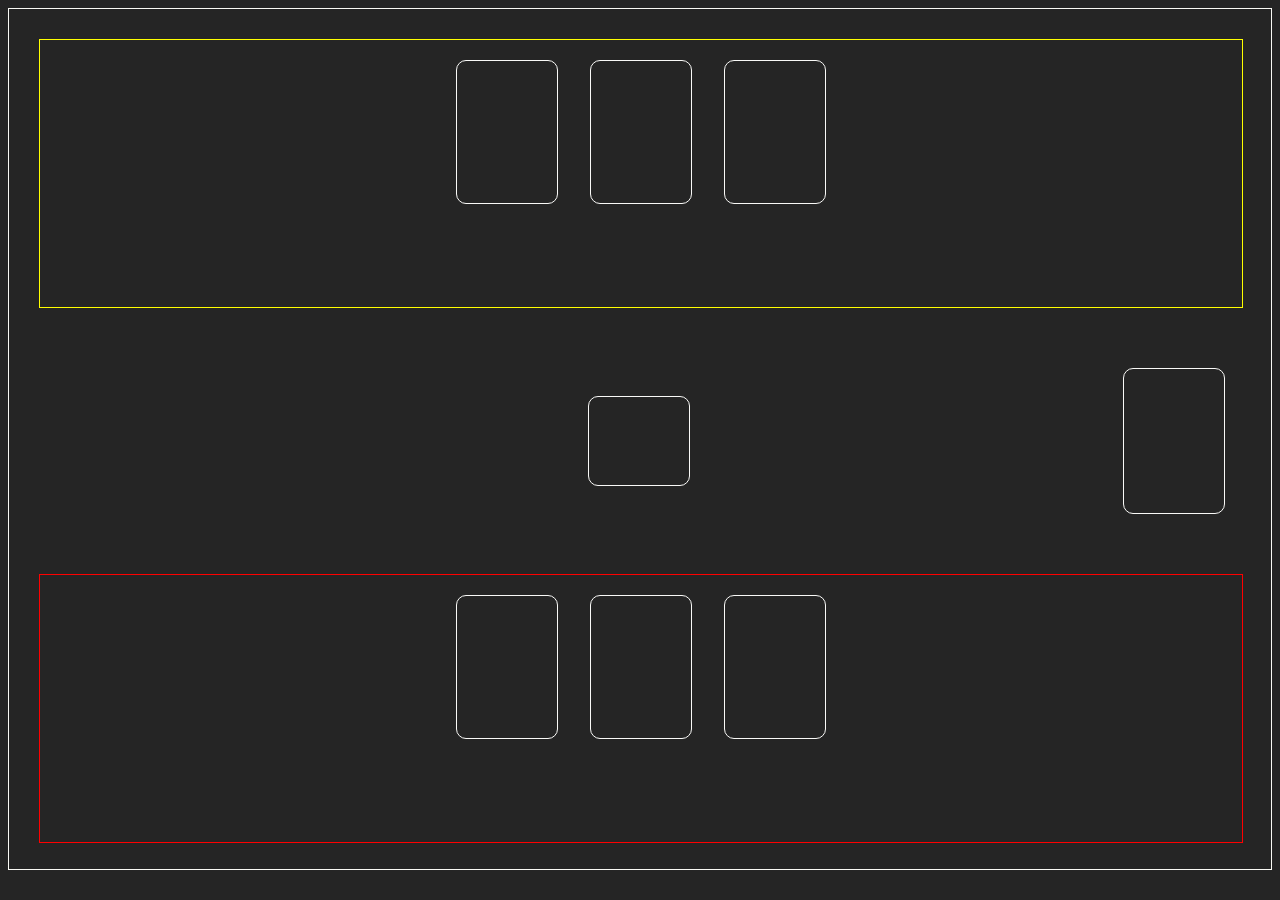
<file: JavaScript/99/index.html>
<!DOCTYPE html>
<html lang="en">
<head>
    <meta charset="UTF-8">
    <meta name="viewport" content="width=device-width, initial-scale=1.0">
    <title>99 - Game</title>
    <link rel="stylesheet" href="style.css">
</head>
<body>
    <div class="plateau">
        <div class="joueur1">
            <div class="cartes">
                <div class="carte"></div>
                <div class="carte"></div>
                <div class="carte"></div>
            </div>
        </div>
        <div class="resultat">
                <div class="ah"></div>
                <div class="calcul"></div>
                <div class="pioche">

                </div>
        </div>
        <div class="joueur2">
            <div class="cartes">
                <div class="carte"></div>
                <div class="carte"></div>
                <div class="carte"></div>
            </div>
        </div>
    </div>
</body>
<script src="99.js"></script>
</html>
</file>
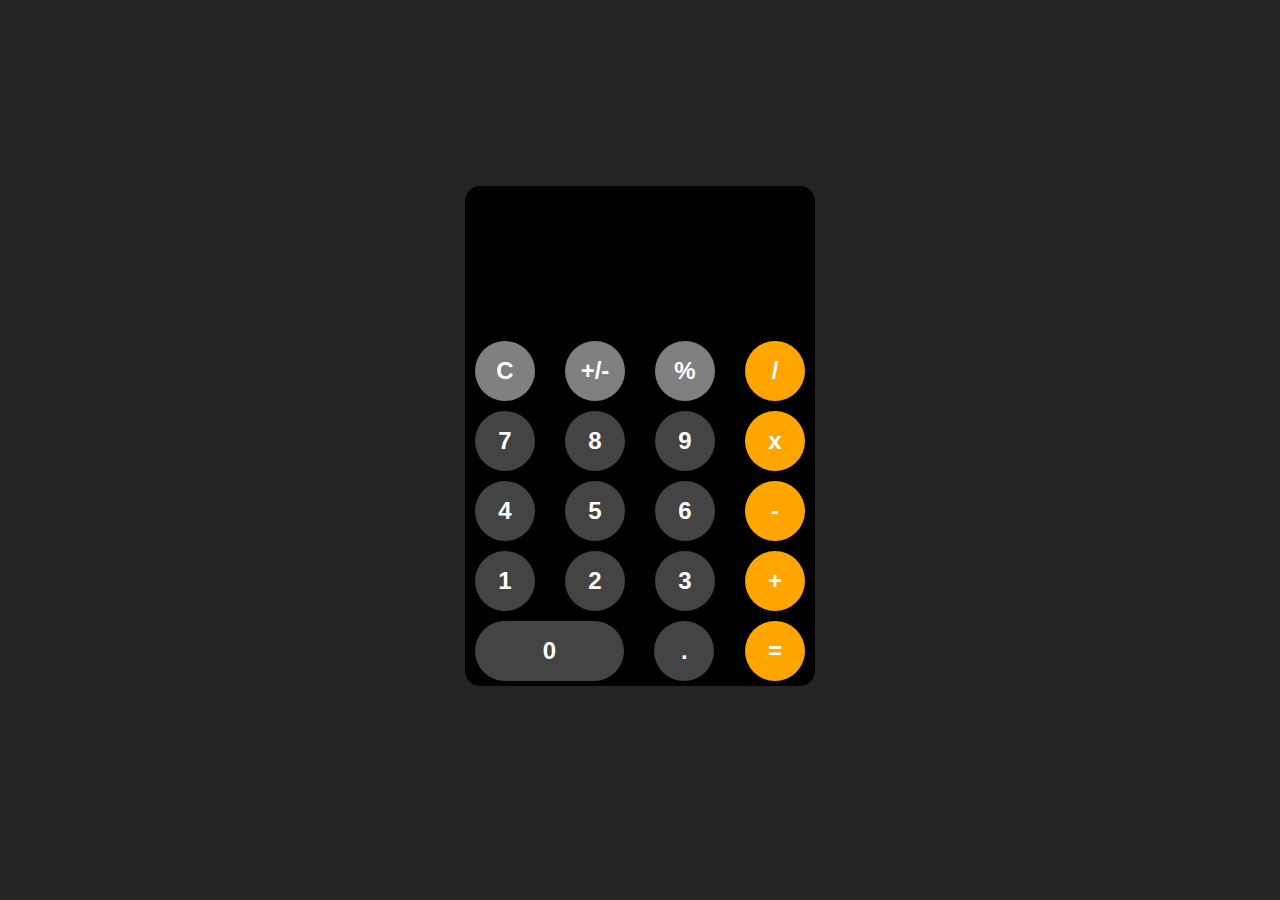
<file: JavaScript/Calculatrice/page.html>
<!DOCTYPE html>
<html lang="en">
<head>
    <meta charset="UTF-8">
    <meta http-equiv="X-UA-Compatible" content="IE=edge">
    <link rel="stylesheet" href="style.css">
    <meta name="viewport" content="width=device-width, initial-scale=1.0">
    <title>Calculatrice</title>
</head>
<body>
    <div class="conteneur">

        <div class="ecran">

        </div>

        <div class="zonedecalc">

            <div class="ligne-boutons">
                <div id="reset" class="boutons" style="    background-color: gray;   ">C</div>
                <div id="plusoumoins" class="boutons" style="    background-color: gray;   ">+/-</div>
                <div id="percent" class="boutons" style="    background-color: gray;   ">%</div>
                <div id="division" class="boutons" style="    background-color: orange;   ">/</div>    
            </div>
            <div class="ligne-boutons">
                <div id="sept" class="boutons" style="    background-color: rgb(68, 68, 68);   ">7</div>
                <div id="huit" class="boutons" style="    background-color: rgb(68, 68, 68);   ">8</div>
                <div id="neuf" class="boutons" style="    background-color: rgb(68, 68, 68);   ">9</div>
                <div id="fois" class="boutons" style="    background-color: orange;   ">x</div>    
            </div>
            <div class="ligne-boutons">
                <div id="quatre" class="boutons" style="    background-color: rgb(68, 68, 68);   ">4</div>
                <div id="cinq" class="boutons" style="    background-color: rgb(68, 68, 68);   ">5</div>
                <div id="six" class="boutons" style="    background-color: rgb(68, 68, 68);   ">6</div>
                <div id="moins" class="boutons" style="    background-color: orange;   ">-</div>    
            </div>
            <div class="ligne-boutons">
                <div id="un" class="boutons" style="    background-color: rgb(68, 68, 68);   ">1</div>
                <div id="deux" class="boutons" style="    background-color: rgb(68, 68, 68);   ">2</div>
                <div id="trois" class="boutons" style="    background-color: rgb(68, 68, 68);   ">3</div>
                <div id="plus" class="boutons" style="    background-color: orange;   ">+</div>    
            </div>
            <div class="ligne-boutons">
                <div id="zero" class="boutons" style="width: 42.5%; border-radius: 999px; background-color: rgb(68, 68, 68);  ">0</div>
                <div id="virgule" class="boutons" style="    background-color: rgb(68, 68, 68);   ">.</div>
                <div id="egal" class="boutons" style="    background-color: orange;   ">=</div>    
            </div>
        </div>
    </div>

    <script src="calculatrice.js"></script>

</body>
</html>
</file>
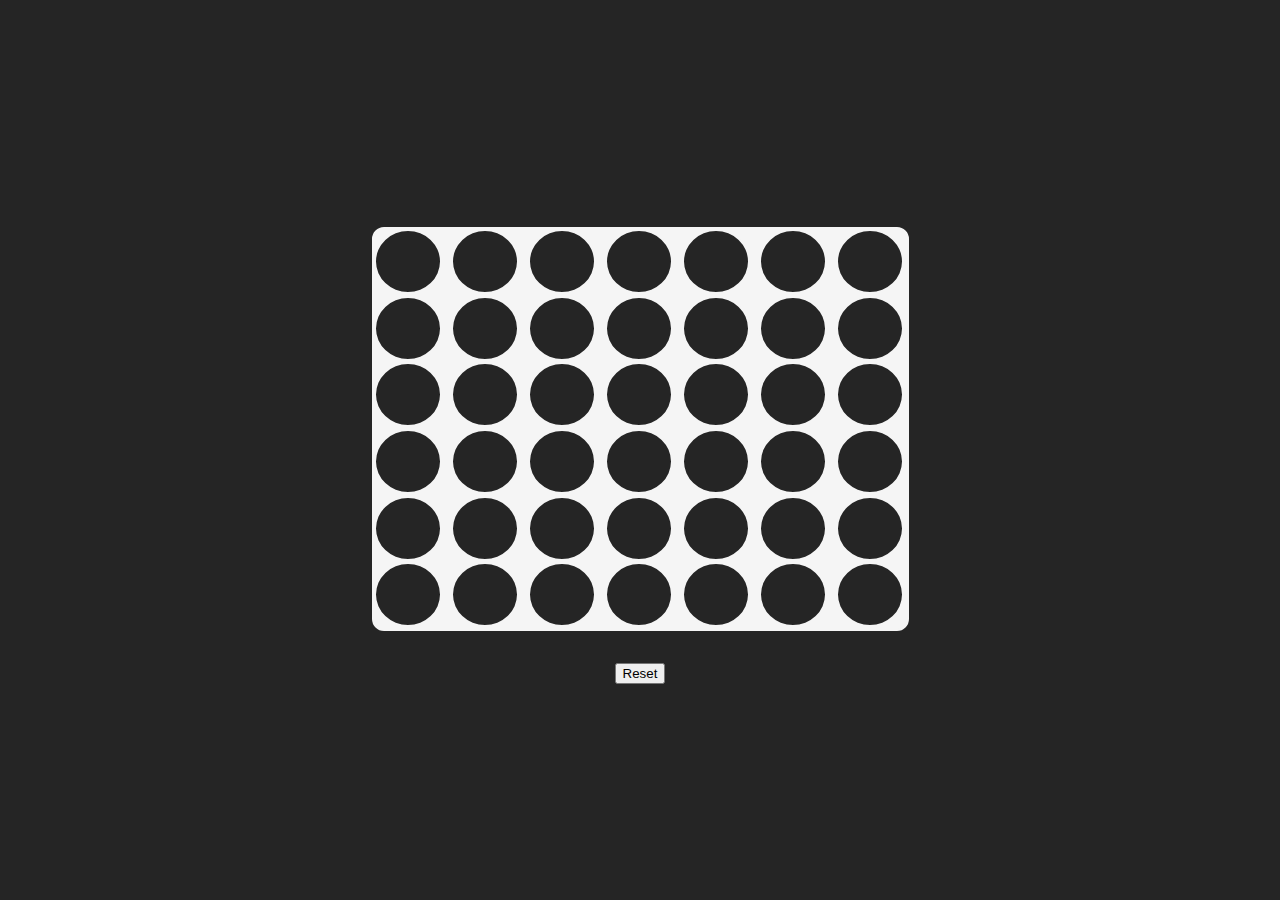
<file: JavaScript/Démineur/page.html>
<!DOCTYPE html>
<html lang="en">
<head>
    <meta charset="UTF-8">
    <meta http-equiv="X-UA-Compatible" content="IE=edge">
    <link rel="stylesheet" href="style.css">
    <meta name="viewport" content="width=device-width, initial-scale=1.0">
    <title>Puissance 4</title>
</head>
<body>
    
    <div class="conteneur">
            <h2 id="tour"></h2>
        <div class="grand-carre">

            <div class="petit-carre"></div>
            <div class="petit-carre"></div>
            <div class="petit-carre"></div>
            <div class="petit-carre"></div>
            <div class="petit-carre"></div>
            <div class="petit-carre"></div>
            <div class="petit-carre"></div>
            <div class="petit-carre"></div>
            <div class="petit-carre"></div>
            <div class="petit-carre"></div>
            <div class="petit-carre"></div>
            <div class="petit-carre"></div>
            <div class="petit-carre"></div>
            <div class="petit-carre"></div>
            <div class="petit-carre"></div>
            <div class="petit-carre"></div>
            <div class="petit-carre"></div>
            <div class="petit-carre"></div>
            <div class="petit-carre"></div>
            <div class="petit-carre"></div>
            <div class="petit-carre"></div>
            <div class="petit-carre"></div>
            <div class="petit-carre"></div>
            <div class="petit-carre"></div>
            <div class="petit-carre"></div>
            <div class="petit-carre"></div>
            <div class="petit-carre"></div>
            <div class="petit-carre"></div>
            <div class="petit-carre"></div>
            <div class="petit-carre"></div>
            <div class="petit-carre"></div>
            <div class="petit-carre"></div>
            <div class="petit-carre"></div>
            <div class="petit-carre"></div>
            <div class="petit-carre"></div>
            <div class="petit-carre"></div>
            <div class="petit-carre"></div>
            <div class="petit-carre"></div>
            <div class="petit-carre"></div>
            <div class="petit-carre"></div>
            <div class="petit-carre"></div>
            <div class="petit-carre"></div>

        </div>  
            <p id="winner"></p>
            <button class="reset">Reset</button>

    </div>

    <script src="demineur.js"></script>
</body>
</html>
</file>
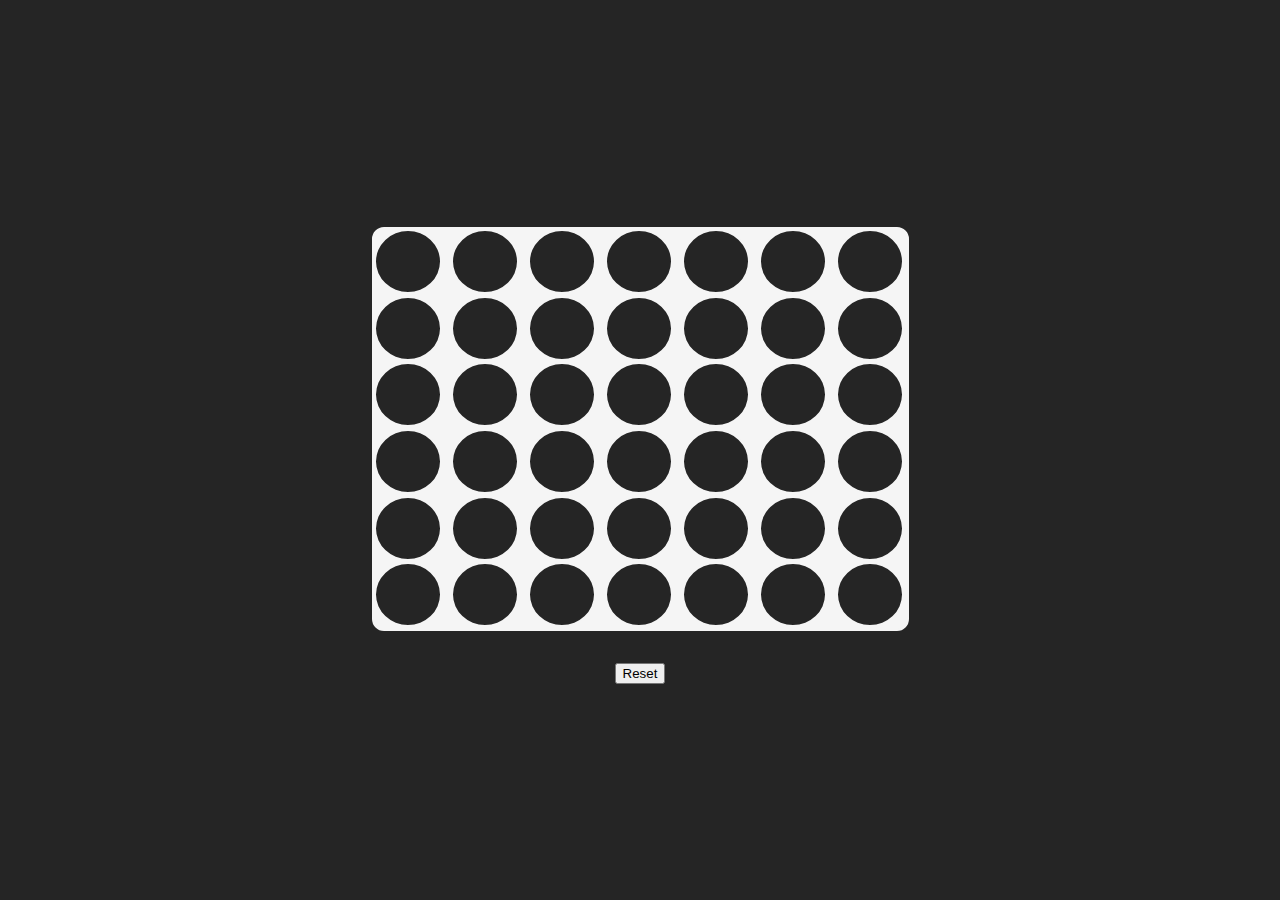
<file: JavaScript/Puissance4/page.html>
<!DOCTYPE html>
<html lang="en">
<head>
    <meta charset="UTF-8">
    <meta http-equiv="X-UA-Compatible" content="IE=edge">
    <link rel="stylesheet" href="style.css">
    <meta name="viewport" content="width=device-width, initial-scale=1.0">
    <title>Puissance 4</title>
</head>
<body>
    
    <div class="conteneur">
            <h2 id="tour"></h2>
        <div class="grand-carre">

            <div class="petit-carre"></div>
            <div class="petit-carre"></div>
            <div class="petit-carre"></div>
            <div class="petit-carre"></div>
            <div class="petit-carre"></div>
            <div class="petit-carre"></div>
            <div class="petit-carre"></div>
            <div class="petit-carre"></div>
            <div class="petit-carre"></div>
            <div class="petit-carre"></div>
            <div class="petit-carre"></div>
            <div class="petit-carre"></div>
            <div class="petit-carre"></div>
            <div class="petit-carre"></div>
            <div class="petit-carre"></div>
            <div class="petit-carre"></div>
            <div class="petit-carre"></div>
            <div class="petit-carre"></div>
            <div class="petit-carre"></div>
            <div class="petit-carre"></div>
            <div class="petit-carre"></div>
            <div class="petit-carre"></div>
            <div class="petit-carre"></div>
            <div class="petit-carre"></div>
            <div class="petit-carre"></div>
            <div class="petit-carre"></div>
            <div class="petit-carre"></div>
            <div class="petit-carre"></div>
            <div class="petit-carre"></div>
            <div class="petit-carre"></div>
            <div class="petit-carre"></div>
            <div class="petit-carre"></div>
            <div class="petit-carre"></div>
            <div class="petit-carre"></div>
            <div class="petit-carre"></div>
            <div class="petit-carre"></div>
            <div class="petit-carre"></div>
            <div class="petit-carre"></div>
            <div class="petit-carre"></div>
            <div class="petit-carre"></div>
            <div class="petit-carre"></div>
            <div class="petit-carre"></div>

        </div>  
            <p id="winner"></p>
            <button class="reset">Reset</button>

    </div>

    <script src="puissance4.js"></script>
</body>
</html>
</file>
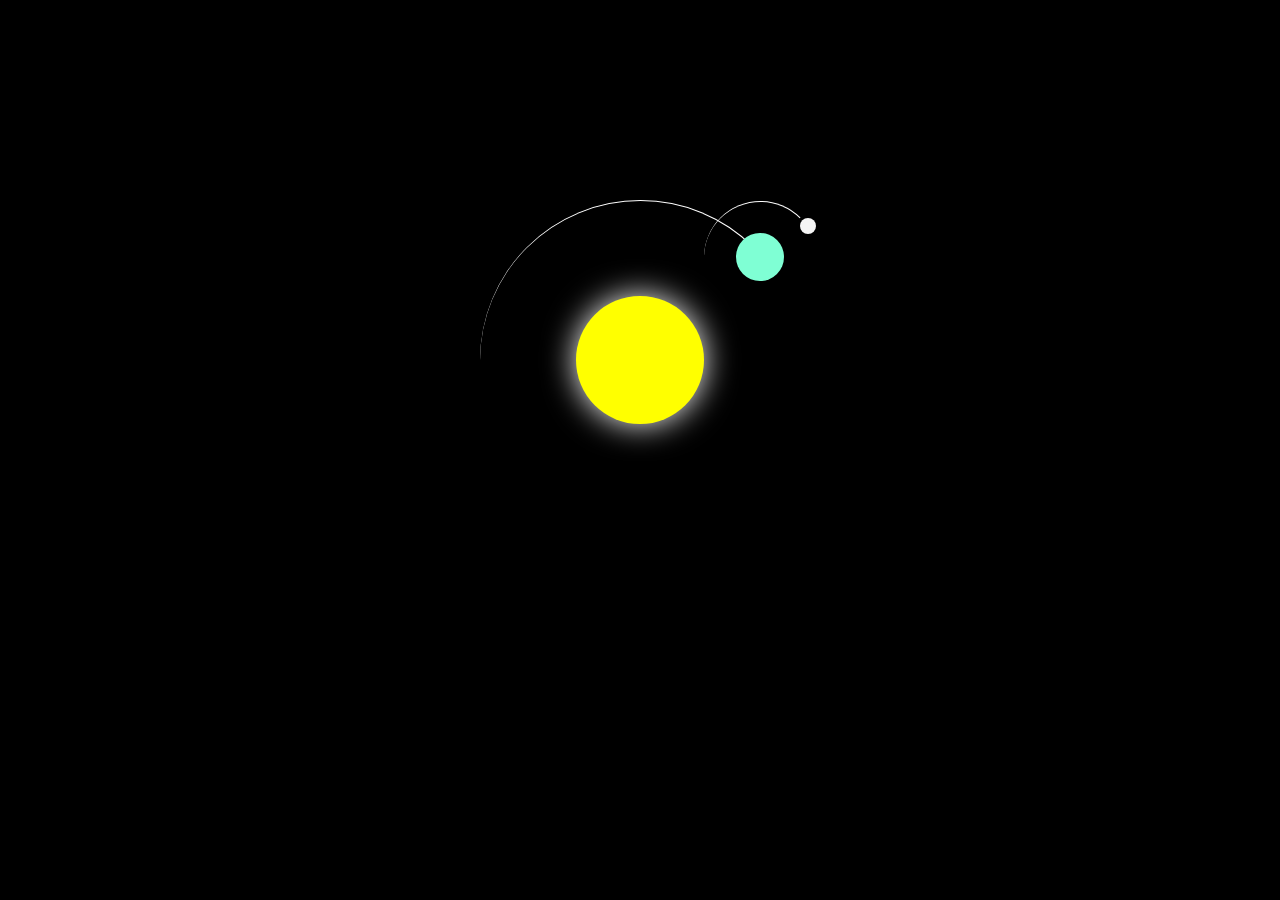
<file: JavaScript/système solaire/bof.html>
<!DOCTYPE html>
<html lang="en">
<head>
    <meta charset="UTF-8">
    <meta name="viewport" content="width=device-width, initial-scale=1.0">
    <link rel="stylesheet" href="style.css">
    <title>Document</title>
</head>
<body>
    <div class="container">
        <div class="sun"></div>
        <div class="terre">
            <div class="lune"></div>
        </div>
    </div>
</body>
</html>
</file>
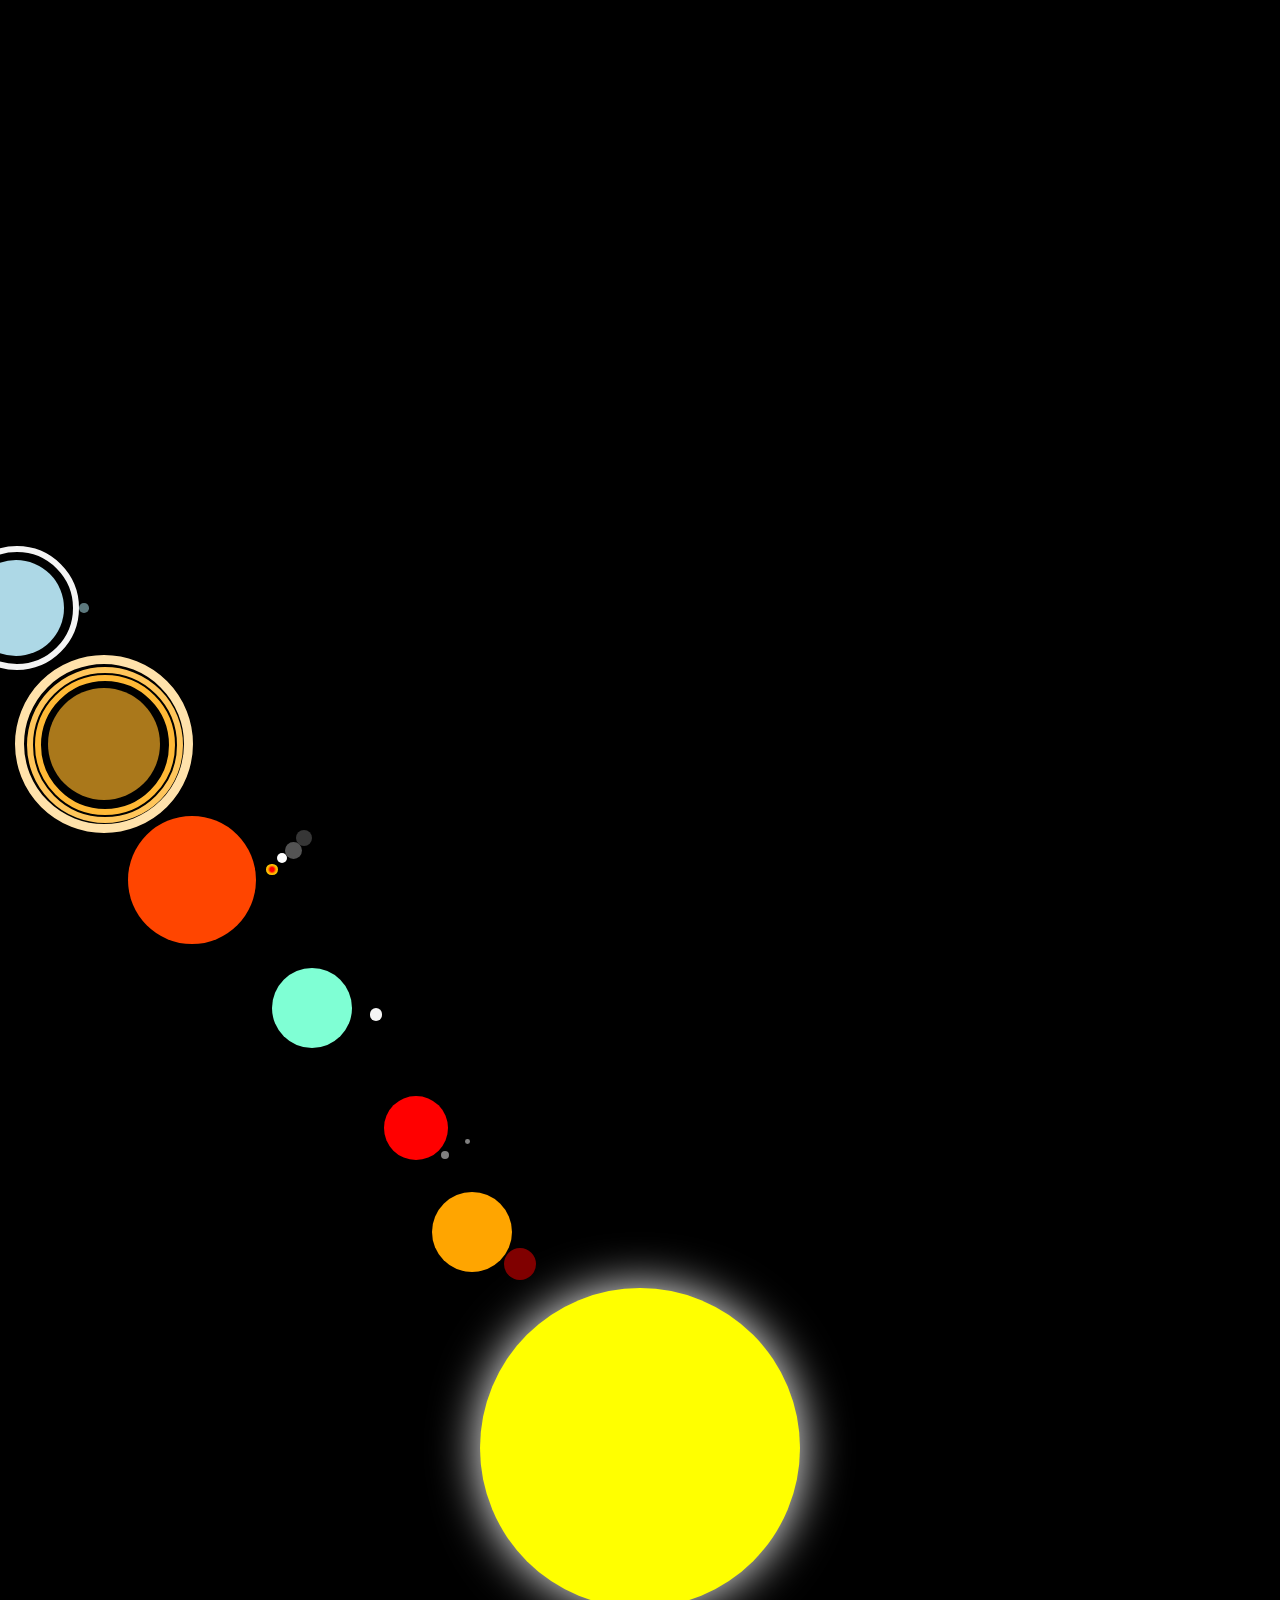
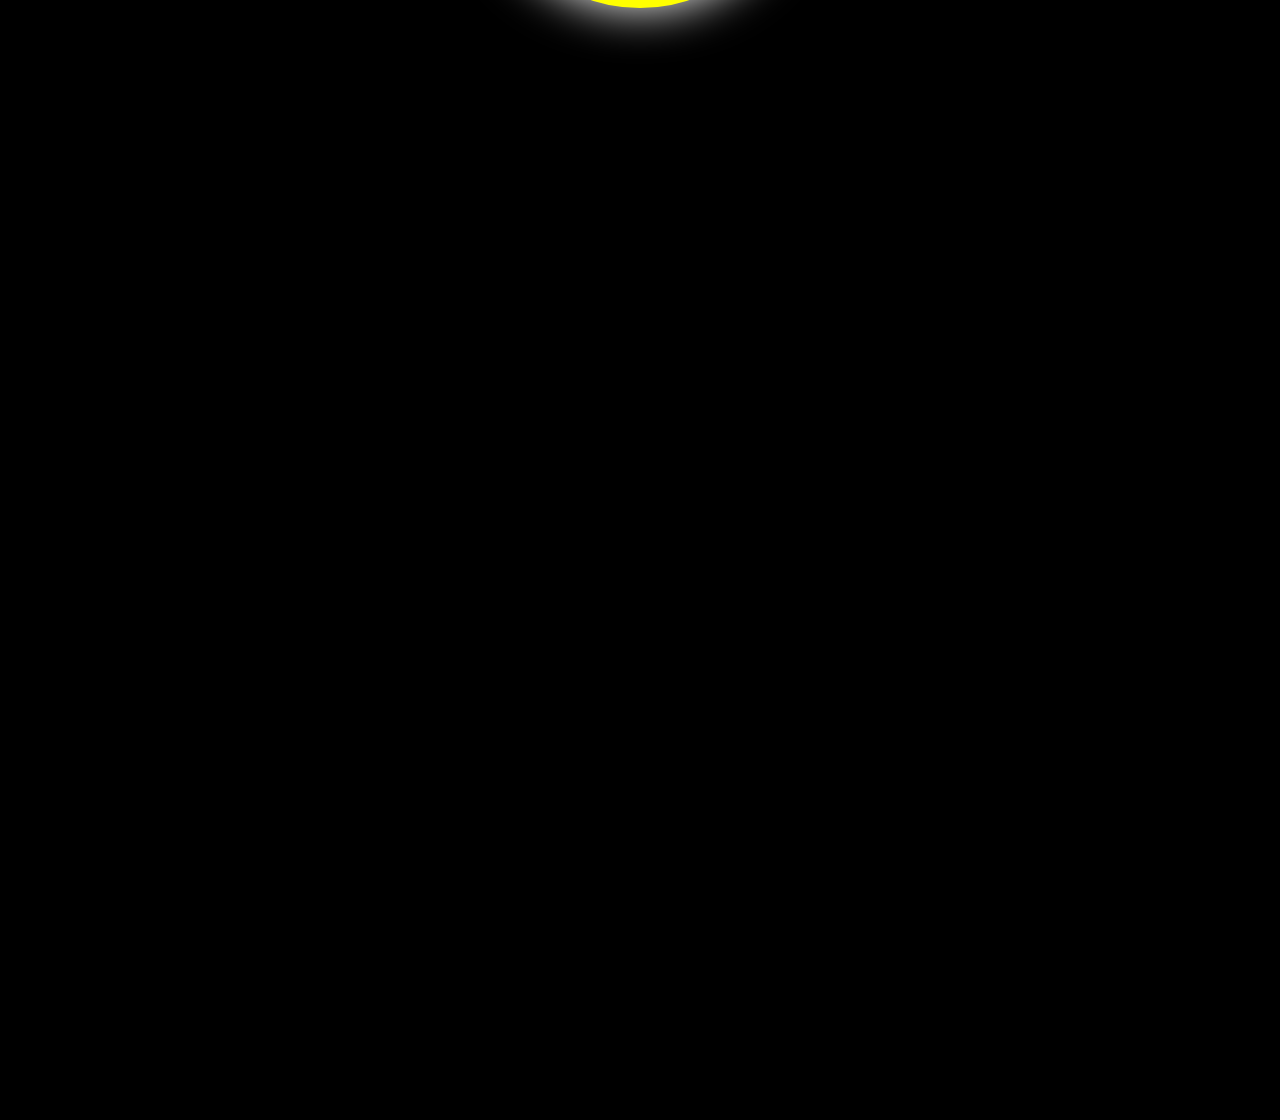
<file: JavaScript/système solaire/dezoom.html>
<!DOCTYPE html>
<html lang="en">
<head>
    <meta charset="UTF-8">
    <meta name="viewport" content="width=device-width, initial-scale=1.0">
    <link rel="stylesheet" href="dezoom.css">
    <title>Document</title>
</head>
<body>
    <div class="container">
        <div class="sun"></div>
        <div class="neptune"><div class="triton"></div></div>
        <div class="saturne"><div class="anneauxA"></div><div class="anneauxB"></div><div class="anneauxC"></div></div>
        <div class="terre"><div class="lune"></div></div>
        <div class="jupiter"><div class="io"></div><div class="europe"></div><div class="ganymede"></div><div class="callisto"></div></div>
        <div class="mars"><div class="phobos"></div><div class="deimos"></div></div>
        <div class="uranus"><div class="anneaux"></div><div class="titania"></div></div>
        <div class="mercure"></div>
        <div class="venus"></div>
        <div class="pluton"></div>
    </div>
</body>
</html>
</file>
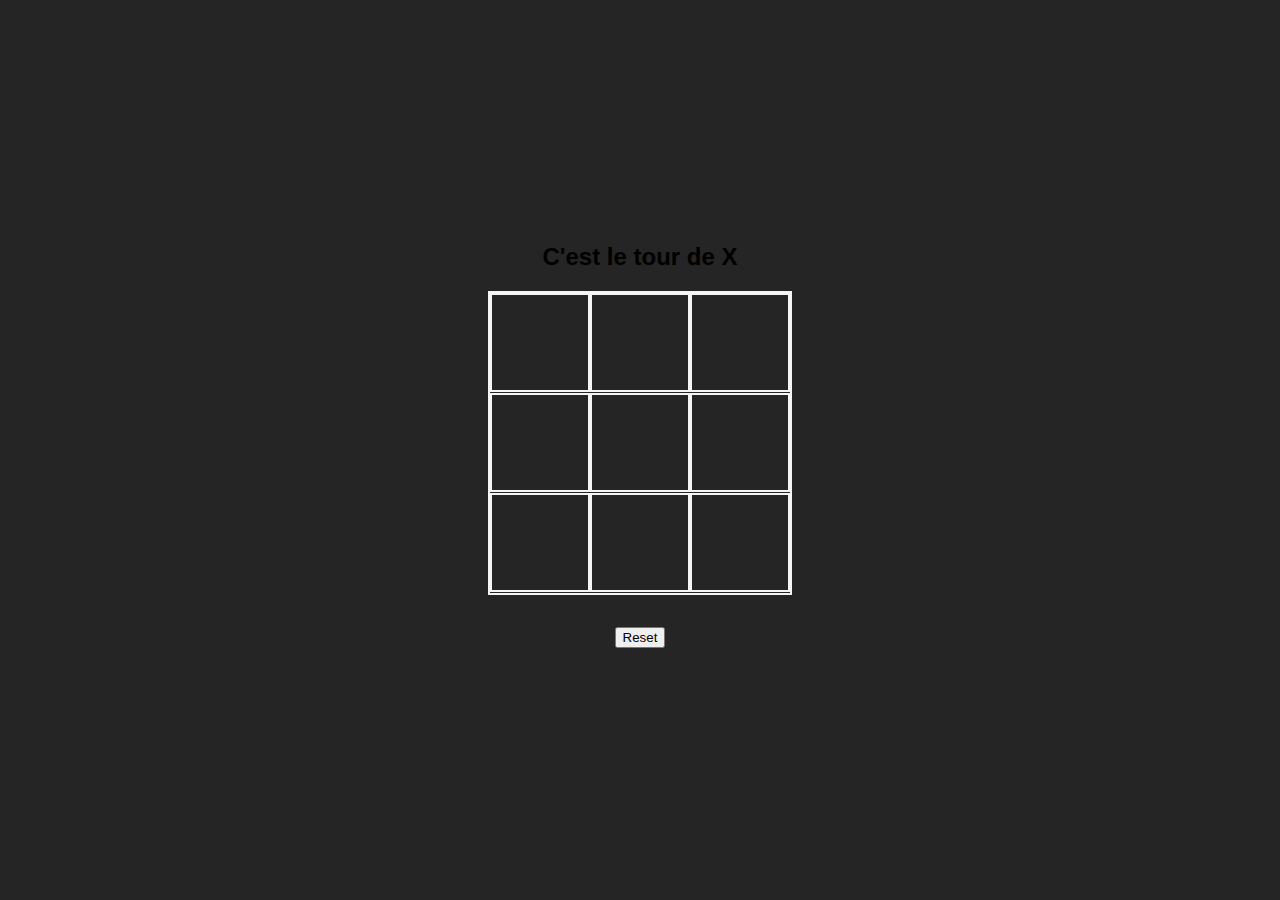
<file: JavaScript/TicTacToe/page.html>
<!DOCTYPE html>
<html lang="en">
<head>
    <meta charset="UTF-8">
    <meta http-equiv="X-UA-Compatible" content="IE=edge">
    <link rel="stylesheet" href="style.css">
    <meta name="viewport" content="width=device-width, initial-scale=1.0">
    <title>Tic Tac Toe</title>
</head>
<body>
    
    <div class="conteneur">
            <h2 id="tour"></h2>
        <div class="grand-carre">

            <div class="petit-carre"></div>
            <div class="petit-carre"></div>
            <div class="petit-carre"></div>
            <div class="petit-carre"></div>
            <div class="petit-carre"></div>
            <div class="petit-carre"></div>
            <div class="petit-carre"></div>
            <div class="petit-carre"></div>
            <div class="petit-carre"></div>

        </div>  
            <p id="winner"></p>
            <button class="reset">Reset</button>

    </div>

    <!-- <script src="tictactoe.js"></script> -->
    <script src="tictactoe2.js"></script>
</body>
</html>
</file>
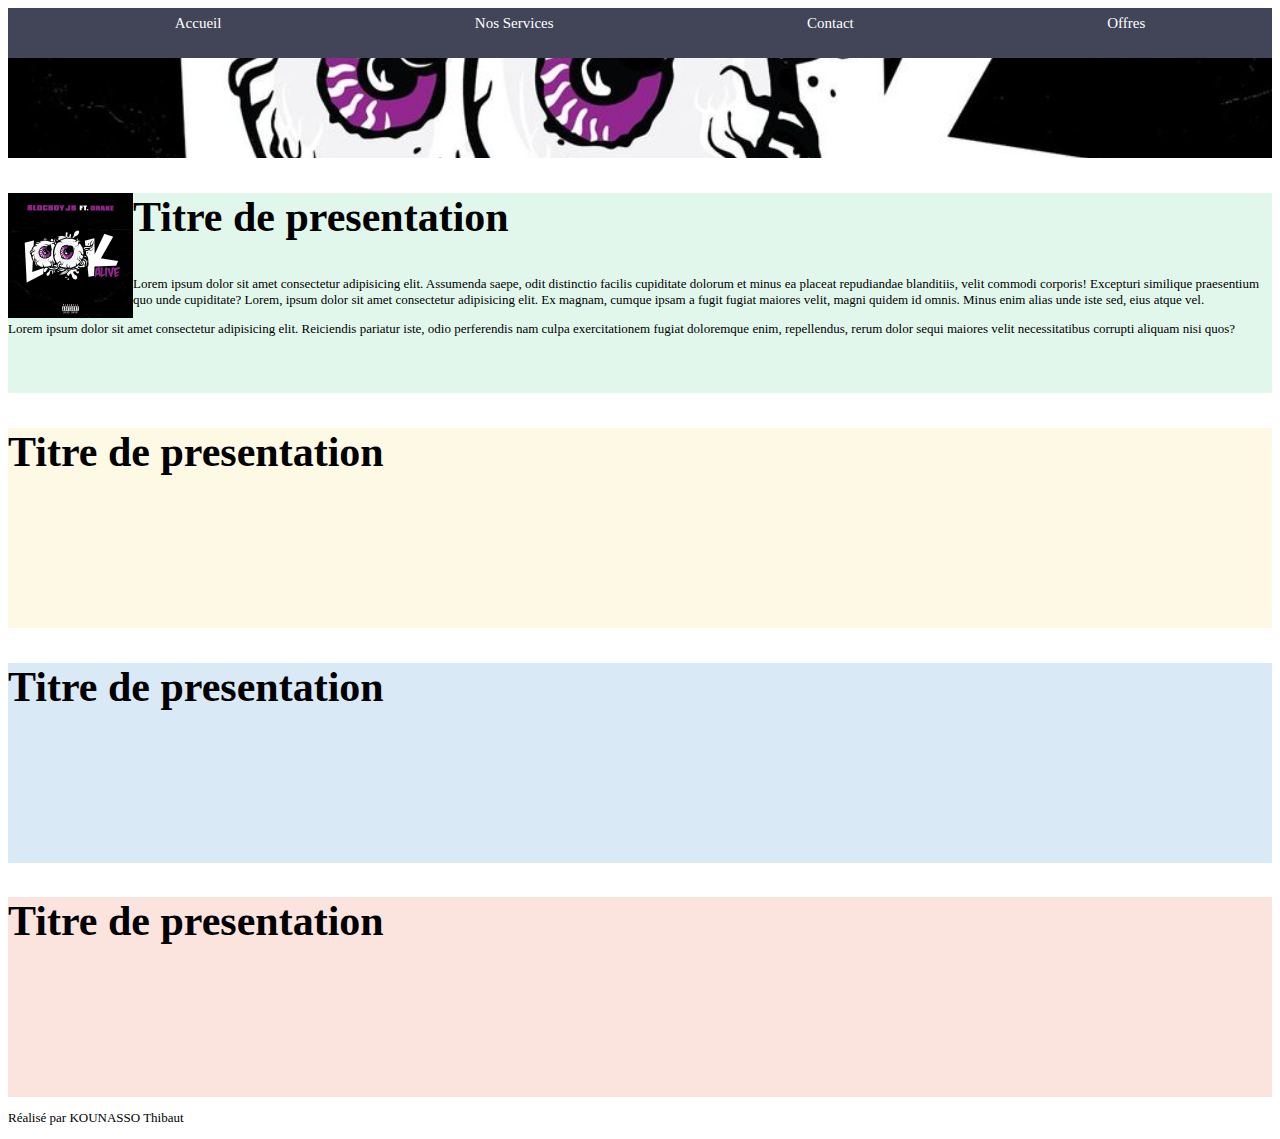
<file: PHP/initiation/page.html>
<!DOCTYPE html>
<html lang="en">
<head>
    <meta charset="UTF-8">
    <meta http-equiv="X-UA-Compatible" content="IE=edge">
    <meta name="viewport" content="width=device-width, initial-scale=1.0">
    <link rel="stylesheet" href="style.css">
    <title>Initiation</title>
</head>
<body>
    <header>
        <nav>
            <ul>
                <li>Accueil</li>
                <li>Nos Services</li>
                <li>Contact</li>
                <li>Offres</li>
            </ul>
        </nav>
        <div class="banniere">   
             <img src="images/bannier.jpg" alt="">
                </div>
    </header>

    <main >
        <article>
            <section style="background-color: #e2f7ec;">
                <img style="float: left;" src="images/bannier.jpg" alt="logo" width="125px" height="125px">
                <div class="contenu">
                    <h2>Titre de presentation</h2>
                    <p>Lorem ipsum dolor sit amet consectetur adipisicing elit. 
                        Assumenda saepe, odit distinctio facilis cupiditate dolorum
                         et minus ea placeat repudiandae blanditiis,
                         velit commodi corporis! Excepturi similique praesentium quo unde cupiditate? Lorem,
                          ipsum dolor sit amet consectetur adipisicing elit. Ex magnam, cumque ipsam a fugit fugiat maiores velit,
                          magni quidem id omnis. Minus enim alias unde iste sed, eius atque vel.</p>
                          <p>Lorem ipsum dolor sit amet consectetur adipisicing elit. Reiciendis pariatur iste,
                               odio perferendis nam culpa exercitationem fugiat doloremque enim, repellendus,
                               rerum dolor sequi maiores velit necessitatibus corrupti aliquam nisi quos?</p>
        
                </div>
            </section>
            <section  style="background-color:  #FDF9E5;" >
                <h2>Titre de presentation</h2>

            </section>
            <section style="background-color: #d9eaf6;" >
                <h2>Titre de presentation</h2>

            </section>
            <section style="background-color: #FBE4De;" >
                <h2>Titre de presentation</h2>

            </section>
        </article>
    </main>

    <footer>
        <p> Réalisé par <span>KOUNASSO Thibaut</span> </p>
    </footer>
</body>
</html>
</file>
<file: JavaScript/99/style.css>
html {
    background-color: #252525;
    height: calc(100% - 100px);
}
body{
    /* width: 100%; */
    height: 100% ;
}
.plateau {
    border: rgb(250, 250, 245) 1px solid;
    padding: 30px;
    /* width: 100%; */
    height: 100%;
}
.joueur1 ,.joueur2,.resultat {
    width: 100%;
    height:33.33%;
}
.joueur1 {
    border: yellow 1px solid;
}
.joueur2 {
   border: red 1px solid;
}
.ah{
    margin-right: 1rem;
    margin-left: 1rem;
    width: 100px;
    height: 9rem;
    border-radius: 10px;
}
.calcul{
    margin-right: 1rem;
    margin-left: 1rem;
    border: rgb(    249, 249, 247) 1px solid;
    width: 100px;
    height: 5.5rem;
    border-radius: 10px;
}
.resultat {
    display: flex;
    justify-content: space-between;
    align-items: center;
}
.pioche {
    margin-right: 1rem;
    margin-left: 1rem;
    border: rgb(    249, 249, 247) 1px solid;
    width: 100px;
    height: 9rem;
    border-radius: 10px;
} 
.cartes {
    display: flex;
    margin: 20px;
    margin-right: 15rem;
    margin-left: 15rem;
    /* border: rgb(249, 249, 247) 1px solid; */
    height: 9rem;
    justify-content: center;
}
.carte {
    margin-right: 1rem;
    margin-left: 1rem;
    border: rgb(    249, 249, 247) 1px solid;
    width: 100px;
    border-radius: 10px;
}
</file>
<file: JavaScript/Calculatrice/style.css>
html{
    height: 100%;
    background-color: #252525;
    font-family: sans-serif;
    font-weight: bold;
    color: white;
}
body{
    height: 95%;
    display: flex;
    justify-content: center;
    align-items: center;
}
.conteneur{
    height: 500px;
    width: 350px;
    background-color: black;
    border-radius: 15px;
    display: flex;
    flex-direction: column;
}
.ecran{
    height: 30%;
    width: 100%;
    display: flex;
    justify-content: end;
    align-items: flex-end;
    font-size: 3em;
}
.zonedecalc{
    height: 70%;
    width: 100%;
}
.ligne-boutons{
    display: flex;
    width: 100%;
    height: 70px;
    justify-content: space-between;
}
.boutons{
    width:60px;
    color: white;
    display: flex;
    justify-content: center;
    align-items: center;
    border-radius: 100%;
    font-size: 1.5em;
    margin-left: 10px;
    margin-right: 10px;
    margin-top: 5px;
    margin-bottom: 5px;
    cursor: pointer;
}
</file>
<file: JavaScript/Démineur/style.css>
html{
    background-color: #252525;
    width: 100%;
    height: 100%;
    font-family: sans-serif;
}
body{
    height: 95%;
}
.grand-carre{
    width: 533px;
    height: 400px;
    border: whitesmoke 2px solid;
    display: grid;
    grid-template-columns: 1fr 1fr 1fr 1fr 1fr 1fr 1fr;
    gap: 0px 7px;
    background-color: whitesmoke;
    border-radius: 12px;
}
.petit-carre{
    width: 64px;
    height: 61px;
    border-radius: 100%;
    border: 2px solid whitesmoke;
    cursor: pointer;
    display:flex ;
    justify-content: center;
    align-items: center;
    background-color: #252525;
}
button{

    display: flex;
    place-content: center;
}
button:hover{
    cursor: pointer;
    background-color: aquamarine;
    border: #252525 0px solid;
}
.conteneur{
    width: 100%;
    height: 100%;
    display: flex;
    flex-direction: column;
    justify-content: center;
    align-items: center;
}
</file>
<file: JavaScript/Puissance4/style.css>
html{
    background-color: #252525;
    width: 100%;
    height: 100%;
    font-family: sans-serif;
}
body{
    height: 95%;
}
.grand-carre{
    width: 533px;
    height: 400px;
    border: whitesmoke 2px solid;
    display: grid;
    grid-template-columns: 1fr 1fr 1fr 1fr 1fr 1fr 1fr;
    gap: 0px 7px;
    background-color: whitesmoke;
    border-radius: 12px;
}
.petit-carre{
    width: 64px;
    height: 61px;
    border-radius: 100%;
    border: 2px solid whitesmoke;
    cursor: pointer;
    display:flex ;
    justify-content: center;
    align-items: center;
    background-color: #252525;
}
button{

    display: flex;
    place-content: center;
}
button:hover{
    cursor: pointer;
    background-color: aquamarine;
    border: #252525 0px solid;
}
.conteneur{
    width: 100%;
    height: 100%;
    display: flex;
    flex-direction: column;
    justify-content: center;
    align-items: center;
}
</file>
<file: JavaScript/système solaire/style.css>
body {
    background-color: black;
}

.container {
    position: relative;
    display:flex;
    justify-content:center;
    align-items:center;
}

.sun {
    position:absolute;
    background-color:yellow;
    top:18em;
    height:8em;
    width:8em;
    border-radius:50%;
    box-shadow:0 0 2em white ;
}

.terre, .lune {
    position:absolute;
    border-style:solid;
    border-width:0.1em 0.1em 0 0;
    border-color:white transparent transparent transparent;
    border-radius:50%;
}

.terre {
    height:20em;
    width:20em;
    top:12em;
    animation: orbit 15s linear infinite;
}

.lune {
    height:7em;
    width:7em;
    top:0;
    left:14em;
    animation: orbit 6s linear infinite;
}

.terre::before, .lune::before {
    content:"";
    position:absolute;
    border-radius:50%;

}

.terre::before {
    background-color:aquamarine;
    height:3em;
    width:3em;
    left:16em;
    top:2em;
}

.lune::before {
    background-color:whitesmoke;
    height:1em;
    width:1em;
    left:6em;
    top:1em;
}
/**/
@keyframes orbit {
    to {
        transform: rotate(360deg);
    }
    
}
</file>
<file: JavaScript/système solaire/dezoom.css>
body {
    background: #000;
}

.container {
    display: flex;
    height: 100vh;
    justify-content: center;
    align-items: center;
    position: relative;
    margin-bottom: 10em;
}

.sun {
    background-color: yellow;
    border-radius: 50%;
    height: 20em;
    width: 20em;
    box-shadow: 0 0 3em white;
    top: 80em;
    position: absolute;
}

.mercure,.venus, .saturne, .terre, .mars, .uranus, .jupiter, .neptune, .pluton {
    position: absolute;
    border-radius: 50%;
    border-width: 0.1em 0.1em 0.1em 0.1em ;
    /* border-style: solid; */
    border-color: white ;
    
}

    .lune, .phobos, .deimos, .io, .europe, .ganymede, .callisto , .titania , .triton{
        position: absolute;
        border-radius: 50%;
        border-width: 0.05em 0.05em 0.05em 0.05em ;
        /* border-style: solid; */
        border-color: white ; 
    }

.mercure {
    height: 27em;
    width: 27em;
    top: 76.5em;
    animation: orbit 4.7s linear infinite;
}

.venus {
    height: 34em;
    width: 34em;
    top: 73em;
    animation: orbit 5.5s linear infinite;
}

.mars{
    height: 48em;
    width: 48em;
    top: 66em;
    animation: orbit 6.8s linear infinite;
}

    .phobos {
        height: 5em;
        width: 5em;
        top: 1.45em;
        left: 7.45em;
        animation: orbit 2.2s linear infinite;
    }

    .deimos {   
        height: 6.5em;
        width: 6.5em;
        top: 0.7em;
        left: 6.8em;
        animation: orbit 1.4s linear infinite;
    }


.terre {
    height: 68em;
    width: 68em;
    top: 56em;
    animation: orbit 9.6s linear infinite;
}
    .lune {    
        height: 8em;
        width: 8em;
        top: 2.5em;
        left: 9.5em;
        animation: orbit 1.1s linear infinite;    
    }

.jupiter {
    height: 90em;
    width: 90em;
    top: 44.5em;
    animation: orbit 13.7s linear infinite;
}

    .io {    
        height: 10em;
        width: 10em;
        top: 5em;
        left: 12em;
        animation: orbit 17.3s linear infinite;    
    }

    .europe {    
        height: 11.5em;
        width: 11.5em;
        top: 4.3em;
        left: 11.3em;
        animation: orbit 13.7s linear infinite;    
    }

    .ganymede {    
        height: 13em;
        width: 13em;
        top: 3.6em;
        left: 10.6em;
        animation: orbit 10.9s linear infinite;    
    }

    .callisto {    
        height: 14.5em;
        width: 14.5em;
        top: 2.9em;
        left: 9.9em;
        animation: orbit 8.2s linear infinite;    
    }

.saturne {
    height: 110em;
    width: 110em;
    top: 34.5em;
    animation: orbit 24s linear infinite;
}

    .anneauxA {
        position: absolute;
        border-radius: 50%;
        border-width: 0.4em 0.4em 0.4em 0.4em ;
        border-style: solid;
        border-color: rgb(255,185,54);
        height: 8em;
        width: 8em;
        top: 7.2em;
        left: 17.2em;
        animation: orbit 15s linear infinite; 
    }

    .anneauxB {
        position: absolute;
        border-radius: 50%;
        border-width: 0.4em 0.4em 0.4em 0.4em ;
        border-style: solid;
        border-color: rgb(255, 198, 91);
        height: 9em;
        width: 9em;
        top: 6.7em;
        left: 16.7em;
        animation: orbit 15s linear infinite; 
    }

    .anneauxC {
        position: absolute;
        border-radius: 50%;
        border-width: 0.6em 0.6em 0.6em 0.6em ;
        border-style: solid;
        border-color: rgb(255, 226, 171);
        height: 10em;
        width: 10em;
        top: 5.95em;
        left: 15.95em;
        animation: orbit 15s linear infinite; 
    }

.uranus {
    height: 130em;
    width: 130em;
    top: 24.5em;
    animation: orbit 29.7s linear infinite;
}

    .anneaux {
        position: absolute;
        border-radius: 50%;
        border-width: 0.4em 0.4em 0.4em 0.4em ;
        border-style: solid;
        border-color: whitesmoke;
        height: 7em;
        width: 7em;
        top: 9.15em;
        left: 22.17em;
        animation: orbit 15s linear infinite; 
    }

    .titania{
        height: 8.5em;
        width: 8.5em;
        top:8.7em;
        left: 21.7em;
        animation: orbit 13.7s linear infinite;    
    }

.neptune {
    height: 150em;
    width: 150em;
    top: 14.5em;
    animation: orbit 35s linear infinite;
}

    .triton{
        height: 8.5em;
        width: 8.5em;
        top:11.9em;
        left: 23.9em;
        animation: orbit 13.7s linear infinite;
    }

.pluton {
    height: 160em;
    width: 160em;
    top: 9.5em;
    animation: orbit 47.9s linear infinite;
}

.mercure::before, .venus::before, .saturne::before, .terre::before, .mars::before, .uranus::before, .jupiter::before, .neptune::before ,.pluton::before {
    content: "";
    position: absolute;
    border-radius: 50%;
}

    .lune::before, .phobos::before, .deimos::before, .io::before, .europe::before,.ganymede::before ,.callisto::before , .titania::before, .triton::before{
        content: "";
        position: absolute;
        border-radius: 50%;
    }

.mercure::before {
    height: 2em;
    width: 2em;
    background-color: maroon;
    left: 5em;
    top: 1em;
}

.venus::before {
    height: 5em;
    width: 5em;
    background-color: orange;
    left: 4em;
    top: 1em;
}

.mars::before{
    height: 4em;
    width: 4em;
    background-color: red;
    left: 8em;
    top: 2em;
}

    .phobos::before {
        height: 0.5em;
        width: 0.5em;
        background-color:gray;
        left: 4.1em;
        top: 4em;
    }

    .deimos::before {
        height: 0.3em;
        width: 0.3em;
        background-color:grey;
        left: 6.25em;
        top: 4em;
    }

.terre::before {
    height: 5em;
    width: 5em;
    background-color:aquamarine;
    left: 11em;
    top: 4em;
}

    .lune::before {
        height: 0.8em;
        width: 0.8em;
        background-color:whitesmoke;
        left: 7.6em;
        top: 4em;
    }

.jupiter::before {
    height: 8em;
    width: 8em;
    background-color: orangered;
    left: 13em;
    top: 6em;
}

    .io::before {
        height: 0.7em;
        width: 0.7em;
        background: rgb(255,0,0);
        background: radial-gradient(circle, rgba(255,0,0,1) 24%, rgba(255,171,0,1) 50%, rgba(254,255,0,1) 100%);
        left: 9.65em;
        top: 4em;
    }

    .europe::before {
        height: 0.65em;
        width: 0.65em;
        background-color:white;
        left: 11em;
        top: 4em;
    }

    .ganymede::before {
        height:1.1em;
        width: 1.1em;
        background-color:rgb(83, 83, 83);
        left: 12.2em;
        top: 4em;
    }

    .callisto::before {
        height: 1em;
        width: 1em;
        background-color:rgb(54, 54, 54);
        left: 13.6em;
        top: 4em;
    }

.saturne::before {
    height: 7em;
    width: 7em;
    background-color:rgb(170, 120, 27);
    left: 18em;
    top: 8em;
}

.uranus::before {
    height:6em;
    width: 6em;
    background-color: lightblue;
    left: 23em;
    top: 10em;
}

    .titania::before {
        height: 0.6em;
        width: 0.6em;
        background-color:rgb(93, 121, 126);
        left: 8.25em;
        top: 4em;
    }

.neptune::before {
    height: 6.5em;
    width: 6.5em;
    background-color: aqua;
    left: 25em;
    top: 13em;
}

    .triton::before{
        height: 0.7em;
        width: 0.7em;
        background-color:whitesmoke;
        left: 8.25em;
        top: 4em;
    }

.pluton::before {
    height: 3em;
    width: 3em;
    background-color: gray;
    left: 29em;
    top: 15em;
}

::-webkit-scrollbar {
    width: 12px;
}

/* Fond de la barre de défilement */
::-webkit-scrollbar-track {
    background-color: #252525;
}

/* Poignée de la barre de défilement */
::-webkit-scrollbar-thumb {
    background-color: #000;
    border-radius: 10px; /* Coins arrondis */
}

/* Style au survol de la poignée de la barre de défilement */
::-webkit-scrollbar-thumb:hover {
    background-color: grey; /* Couleur différente au survol */
}


@keyframes orbit {
    to {
        transform: rotate(360deg);
    }
}
</file>
<file: JavaScript/TicTacToe/style.css>
html{
    background-color: #252525;
    width: 100%;
    height: 100%;
    font-family: sans-serif;
}
body{
    height: 95%;
}
.grand-carre{
    width: 300px;
    height: 300px;
    border: whitesmoke 2px solid;
    display: grid;
    grid-template-columns: 1fr 1fr 1fr ;
    row-gap: 0px;
    column-gap: 0px;
}
.petit-carre{
    
    height: 95.5px;
    border: 2px solid whitesmoke;
    cursor: pointer;
    display:flex ;
    justify-content: center;
    align-items: center;
    background-color: #252525;
}
button{

    display: flex;
    place-content: center;
}
button:hover{
    cursor: pointer;
    background-color: aquamarine;
    border: #252525 0px solid;
}
.conteneur{
    width: 100%;
    height: 100%;
    display: flex;
    flex-direction: column;
    justify-content: center;
    align-items: center;
}
</file>
<file: PHP/initiation/style.css>
nav ul {
    display: flex;
    justify-content: space-around;
    margin-top: 0px;
    align-items: center;
    height: 30px;
}
nav{
    height: 50px;
}
header{
    background-color: #424558;
    color: #fff;
    border-bottom: #424558       ;
}
nav ul li{
    font-size: 15px;
}
p{
    font-size: 13px;
}
h2{
    font-size: 42px;
}
html{
    font-family: Century Gothic ;
}
li{
    text-decoration: none;
    list-style: none;
}
.banniere{
    width: 100%;
    height: 100px;
    /* background-image: url('images/bannier.jpg');
    background-size: cover;
    background-position-y: center ;
    background-repeat: no-repeat; */
}
.banniere img{
    width: 100%;
    height: 100%;
    object-fit: cover;

}
main{
}
section{
    height: 200px ;
}
</file>
